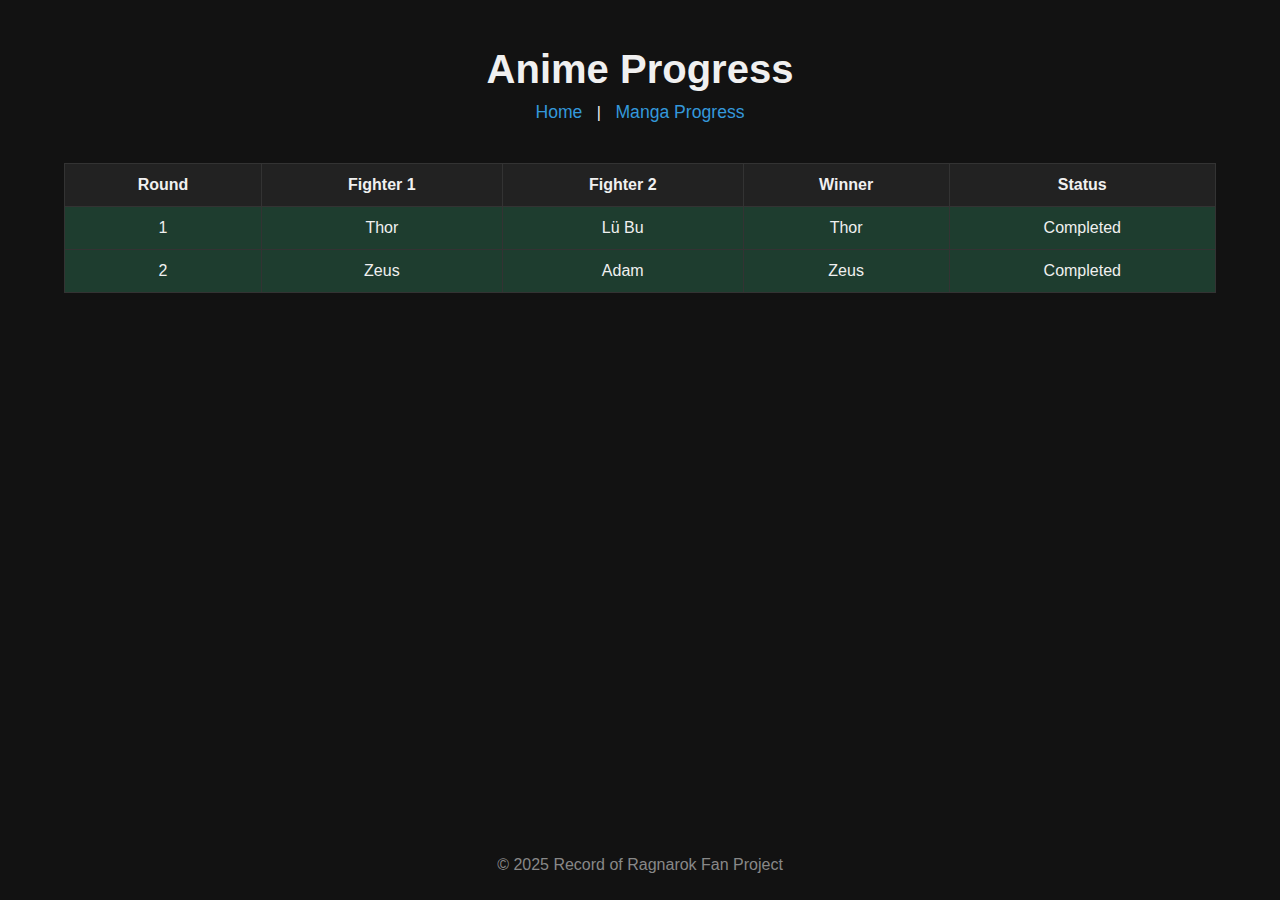
<file: anime.html>
<!DOCTYPE html>
<html lang="en">
<head>
  <meta charset="UTF-8">
  <title>Anime Progress - Record of Ragnarok</title>
  <style>
    body {
      font-family: Arial, sans-serif;
      margin: 0;
      padding: 0;
      background: #121212;
      color: #f0f0f0;
      display: flex;
      flex-direction: column;
      min-height: 100vh;
    }
    header {
      padding: 20px;
      text-align: center;
    }
    h1 {
      font-size: 2.5em;
      margin-bottom: 10px;
    }
    nav a {
      color: #3498db;
      text-decoration: none;
      margin: 0 10px;
      font-size: 1.1em;
    }
    table {
      width: 90%;
      margin: 20px auto;
      border-collapse: collapse;
    }
    th, td {
      border: 1px solid #333;
      padding: 12px;
      text-align: center;
    }
    th {
      background-color: #222;
    }
    .victory {
      background-color: #1e3d2f;
    }
    .defeat {
      background-color: #512727;
    }
    .ongoing {
      background-color: #5a4b26;
    }
    footer {
      margin-top: auto;
      text-align: center;
      padding: 10px;
      color: #888;
    }
  </style>
</head>
<body>

<header>
  <h1>Anime Progress</h1>
  <nav>
    <a href="index.html">Home</a> |
    <a href="manga.html">Manga Progress</a>
  </nav>
</header>

<table>
  <tr>
    <th>Round</th>
    <th>Fighter 1</th>
    <th>Fighter 2</th>
    <th>Winner</th>
    <th>Status</th>
  </tr>
  <tr class="victory">
    <td>1</td>
    <td>Thor</td>
    <td>Lü Bu</td>
    <td>Thor</td>
    <td>Completed</td>
  </tr>
  <tr class="victory">
    <td>2</td>
    <td>Zeus</td>
    <td>Adam</td>
    <td>Zeus</td>
    <td>Completed</td>
  </tr>
  <!-- Add more rounds based on how far the anime has gotten -->
</table>

<footer>
  <p>&copy; 2025 Record of Ragnarok Fan Project</p>
</footer>

</body>
</html>
</file>
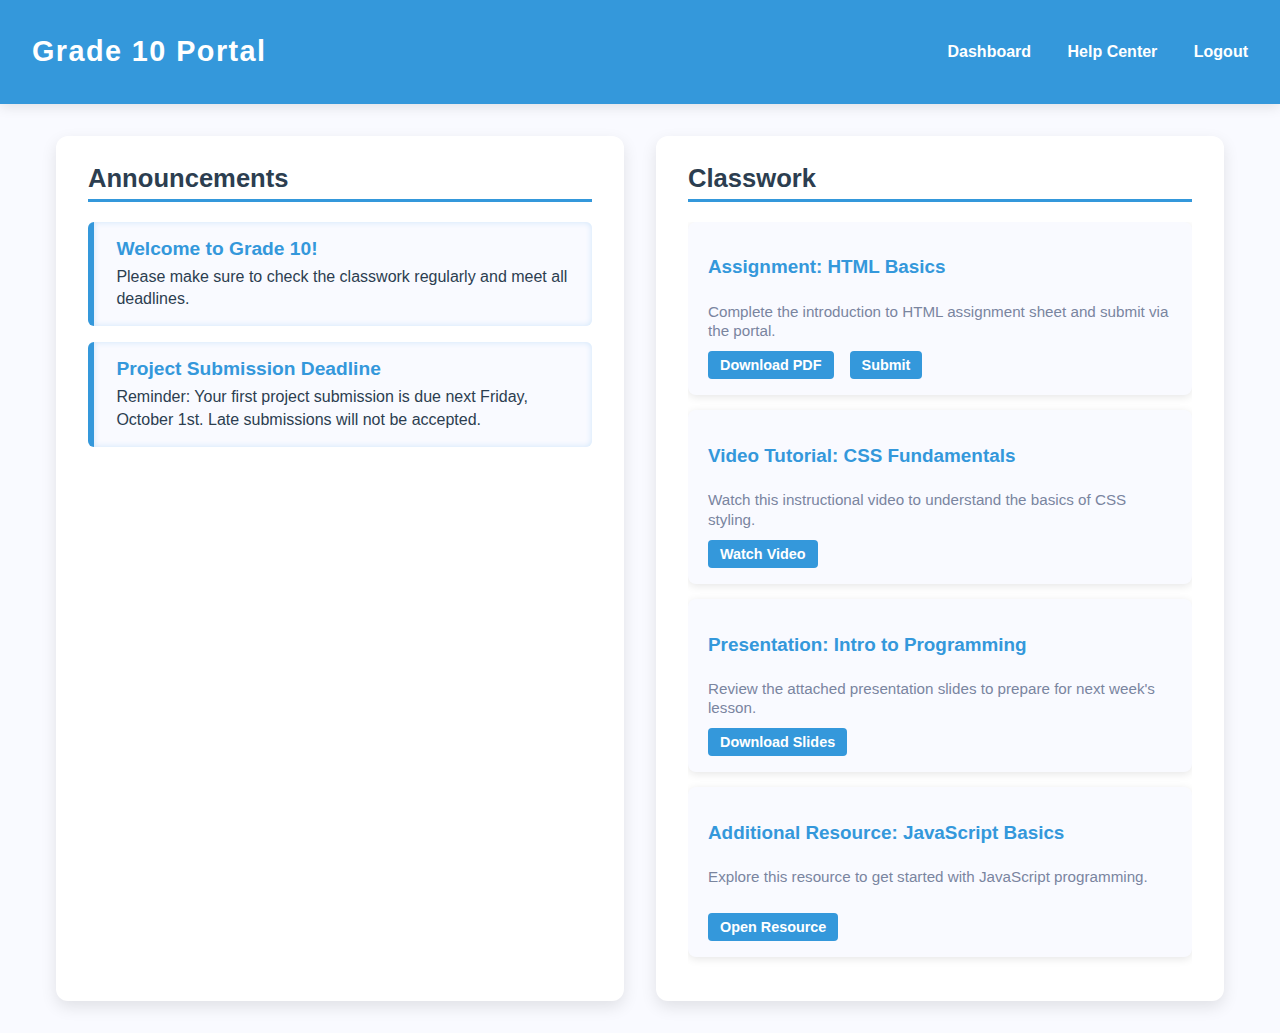
<file: grade 10.html>
<!-- GRADE 7 PORTAL -->
<!DOCTYPE html>
<html lang="en">
<head>
  <meta charset="UTF-8" />
  <meta name="viewport" content="width=device-width, initial-scale=1" />
  <title>Grade 10 Portal - Loodle Learning Hub</title>
  <style>
    :root {
      --grade7: #3498db;
      --grade8: #2ecc71;
      --grade9: #e74c3c;
      --grade10: #f39c12;
      --dark: #2c3e50;
      --light: #ecf0f1;
      --gray-light: #f9faff;
      --gray-medium: #d1dbe7;
      --gray-dark: #7a859f;
      --text-color: #2c3e50;
      --card-shadow: rgba(0, 0, 0, 0.1);
    }
    * { box-sizing: border-box; }
    body {
      margin: 0;
      font-family: 'Segoe UI', Tahoma, Geneva, Verdana, sans-serif;
      background-color: var(--gray-light);
      color: var(--text-color);
      min-height: 100vh;
      display: flex;
      flex-direction: column;
    }
    header.navbar {
      background: var(--grade7);
      color: white;
      display: flex;
      justify-content: space-between;
      align-items: center;
      padding: 1rem 2rem;
      box-shadow: 0 3px 12px var(--card-shadow);
      user-select: none;
    }
    header.navbar h1 {
      font-weight: 700;
      font-size: 1.8rem;
      letter-spacing: 0.05em;
    }
    header.navbar nav a {
      color: white;
      text-decoration: none;
      font-weight: 600;
      margin-left: 2rem;
      font-size: 1rem;
      transition: color 0.25s ease;
    }
    header.navbar nav a:hover,
    header.navbar nav a:focus {
      color: var(--light);
      outline: none;
    }
    main {
      flex-grow: 1;
      max-width: 1200px;
      width: 100%;
      margin: 2rem auto;
      padding: 0 1rem;
      display: flex;
      gap: 2rem;
      flex-wrap: wrap;
      justify-content: center;
      box-sizing: border-box;
    }
    section {
      background: white;
      border-radius: 12px;
      box-shadow: 0 6px 16px var(--card-shadow);
      padding: 1.8rem 2rem;
      flex: 1 1 320px;
      max-width: 600px;
      display: flex;
      flex-direction: column;
      min-height: 350px;
      overflow-y: auto;
    }
    section h2 {
      margin-top: 0;
      font-size: 1.6rem;
      margin-bottom: 1.2rem;
      font-weight: 700;
      border-bottom: 3px solid var(--grade7);
      padding-bottom: 6px;
      user-select: none;
    }
    .announcement {
      background: var(--gray-light);
      border-left: 6px solid var(--grade7);
      margin-bottom: 1rem;
      padding: 1rem 1.4rem;
      border-radius: 6px;
      box-shadow: inset 0 0 6px #cee5fa;
      transition: background-color 0.3s ease;
      cursor: default;
    }
    .announcement:hover {
      background-color: #d6e9ff;
    }
    .announcement h3 {
      margin: 0 0 6px 0;
      font-size: 1.2rem;
      color: var(--grade7);
    }
    .announcement p {
      margin: 0;
      font-size: 1rem;
      line-height: 1.4;
      color: var(--dark);
    }
    .classwork-list {
      list-style: none;
      padding-left: 0;
      margin: 0;
      flex-grow: 1;
      overflow-y: auto;
    }
    .classwork-item {
      background: var(--gray-light);
      border-radius: 8px;
      margin-bottom: 15px;
      box-shadow: 0 2px 8px var(--card-shadow);
      display: flex;
      flex-direction: column;
      transition: transform 0.3s ease, box-shadow 0.3s ease;
      cursor: pointer;
      user-select: none;
      padding: 16px 20px;
    }
    .classwork-item:hover,
    .classwork-item:focus {
      outline: none;
      transform: translateY(-4px);
      box-shadow: 0 12px 24px rgba(0, 0, 0, 0.15);
      background: #f0f8ff;
    }
    .classwork-item h3 {
      font-size: 1.18rem;
      margin-bottom: 8px;
      color: var(--grade7);
      font-weight: 700;
    }
    .classwork-item p {
      font-size: 0.95rem;
      color: var(--gray-dark);
      margin-bottom: 10px;
      line-height: 1.3;
      min-height: 36px;
    }
    .classwork-item small {
      color: #555;
      font-size: 0.85rem;
    }
    .classwork-links {
      margin-top: auto;
      display: flex;
      gap: 1rem;
      flex-wrap: wrap;
      font-size: 0.9rem;
    }
    .classwork-links a {
      flex: none;
      padding: 6px 12px;
      background: var(--grade7);
      color: white;
      border-radius: 4px;
      text-decoration: none;
      font-weight: 600;
      transition: background 0.3s ease;
      user-select: none;
    }
    .classwork-links a:hover,
    .classwork-links a:focus {
      background: var(--grade8);
      outline: none;
    }
    section::-webkit-scrollbar {
      width: 8px;
    }
    section::-webkit-scrollbar-track {
      background: #f0f5ff;
      border-radius: 8px;
    }
    section::-webkit-scrollbar-thumb {
      background: var(--grade7);
      border-radius: 8px;
    }
    @media (max-width: 900px) {
      main {
        flex-direction: column;
        align-items: center;
      }
      section {
        max-width: 100%;
        width: 90vw;
        min-height: auto;
      }
    }
  </style>
</head>
<body>
  <header class="navbar" role="banner">
    <h1>Grade 10 Portal</h1>
    <nav role="navigation" aria-label="Primary navigation">
      <a href="dashboard.html">Dashboard</a>
      <a href="help.html">Help Center</a>
      <a href="logout.html">Logout</a>
    </nav>
  </header>
  <main role="main">
    <section aria-labelledby="announcements-title" tabindex="0">
      <h2 id="announcements-title">Announcements</h2>
      <article class="announcement" tabindex="0" aria-label="Announcement 1">
        <h3>Welcome to Grade 10!</h3>
        <p>Please make sure to check the classwork regularly and meet all deadlines.</p>
      </article>
      <article class="announcement" tabindex="0" aria-label="Announcement 2">
        <h3>Project Submission Deadline</h3>
        <p>Reminder: Your first project submission is due next Friday, October 1st. Late submissions will not be accepted.</p>
      </article>
    </section>
    <section aria-labelledby="classwork-title" tabindex="0">
      <h2 id="classwork-title">Classwork</h2>
      <ul class="classwork-list">
        <li class="classwork-item" tabindex="0">
          <h3>Assignment: HTML Basics</h3>
          <p>Complete the introduction to HTML assignment sheet and submit via the portal.</p>
          <div class="classwork-links">
            <a href="assignments/html-basics.pdf" target="_blank" rel="noopener">Download PDF</a>
            <a href="submit.html" aria-label="Submit assignment HTML Basics">Submit</a>
          </div>
        </li>
        <li class="classwork-item" tabindex="0">
          <h3>Video Tutorial: CSS Fundamentals</h3>
          <p>Watch this instructional video to understand the basics of CSS styling.</p>
          <div class="classwork-links">
            <a href="https://www.youtube.com/watch?v=1Rs2ND1ryYc" target="_blank" rel="noopener">Watch Video</a>
          </div>
        </li>
        <li class="classwork-item" tabindex="0">
          <h3>Presentation: Intro to Programming</h3>
          <p>Review the attached presentation slides to prepare for next week's lesson.</p>
          <div class="classwork-links">
            <a href="presentations/intro-to-programming.pptx" target="_blank" rel="noopener">Download Slides</a>
          </div>
        </li>
        <li class="classwork-item" tabindex="0">
          <h3>Additional Resource: JavaScript Basics</h3>
          <p>Explore this resource to get started with JavaScript programming.</p>
          <div class="classwork-links">
            <a href="https://developer.mozilla.org/en-US/docs/Web/JavaScript/Guide/Introduction" target="_blank" rel="noopener">Open Resource</a>
          </div>
        </li>
      </ul>
    </section>
  </main>
</body>
</html>
</file>
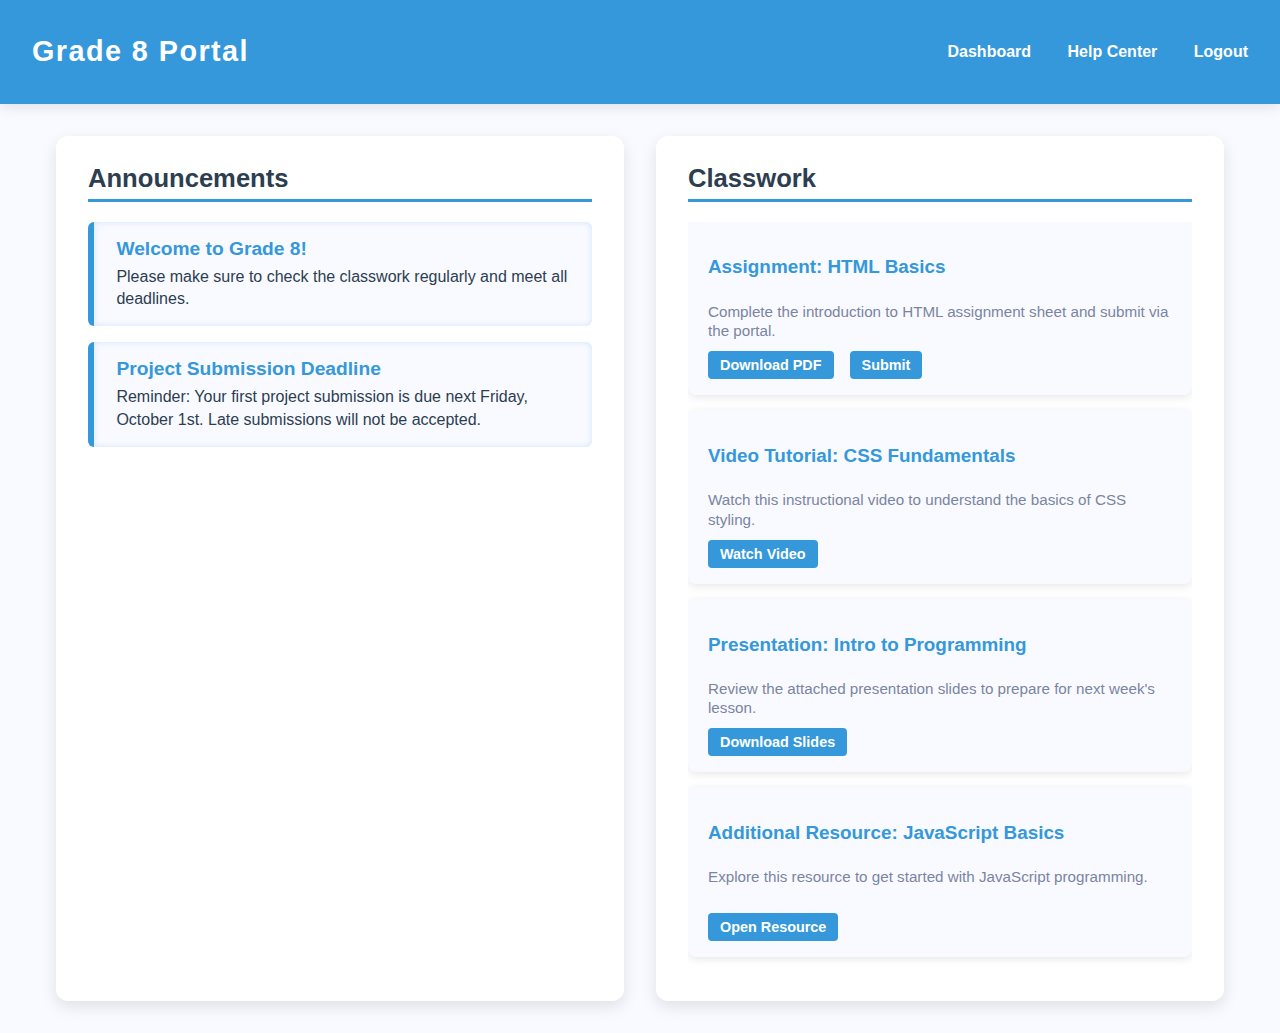
<file: grade8.html>
<!-- GRADE 7 PORTAL -->
<!DOCTYPE html>
<html lang="en">
<head>
  <meta charset="UTF-8" />
  <meta name="viewport" content="width=device-width, initial-scale=1" />
  <title>Grade 8 Portal - Loodle Learning Hub</title>
  <style>
    :root {
      --grade7: #3498db;
      --grade8: #2ecc71;
      --grade9: #e74c3c;
      --grade10: #f39c12;
      --dark: #2c3e50;
      --light: #ecf0f1;
      --gray-light: #f9faff;
      --gray-medium: #d1dbe7;
      --gray-dark: #7a859f;
      --text-color: #2c3e50;
      --card-shadow: rgba(0, 0, 0, 0.1);
    }
    * { box-sizing: border-box; }
    body {
      margin: 0;
      font-family: 'Segoe UI', Tahoma, Geneva, Verdana, sans-serif;
      background-color: var(--gray-light);
      color: var(--text-color);
      min-height: 100vh;
      display: flex;
      flex-direction: column;
    }
    header.navbar {
      background: var(--grade7);
      color: white;
      display: flex;
      justify-content: space-between;
      align-items: center;
      padding: 1rem 2rem;
      box-shadow: 0 3px 12px var(--card-shadow);
      user-select: none;
    }
    header.navbar h1 {
      font-weight: 700;
      font-size: 1.8rem;
      letter-spacing: 0.05em;
    }
    header.navbar nav a {
      color: white;
      text-decoration: none;
      font-weight: 600;
      margin-left: 2rem;
      font-size: 1rem;
      transition: color 0.25s ease;
    }
    header.navbar nav a:hover,
    header.navbar nav a:focus {
      color: var(--light);
      outline: none;
    }
    main {
      flex-grow: 1;
      max-width: 1200px;
      width: 100%;
      margin: 2rem auto;
      padding: 0 1rem;
      display: flex;
      gap: 2rem;
      flex-wrap: wrap;
      justify-content: center;
      box-sizing: border-box;
    }
    section {
      background: white;
      border-radius: 12px;
      box-shadow: 0 6px 16px var(--card-shadow);
      padding: 1.8rem 2rem;
      flex: 1 1 320px;
      max-width: 600px;
      display: flex;
      flex-direction: column;
      min-height: 350px;
      overflow-y: auto;
    }
    section h2 {
      margin-top: 0;
      font-size: 1.6rem;
      margin-bottom: 1.2rem;
      font-weight: 700;
      border-bottom: 3px solid var(--grade7);
      padding-bottom: 6px;
      user-select: none;
    }
    .announcement {
      background: var(--gray-light);
      border-left: 6px solid var(--grade7);
      margin-bottom: 1rem;
      padding: 1rem 1.4rem;
      border-radius: 6px;
      box-shadow: inset 0 0 6px #cee5fa;
      transition: background-color 0.3s ease;
      cursor: default;
    }
    .announcement:hover {
      background-color: #d6e9ff;
    }
    .announcement h3 {
      margin: 0 0 6px 0;
      font-size: 1.2rem;
      color: var(--grade7);
    }
    .announcement p {
      margin: 0;
      font-size: 1rem;
      line-height: 1.4;
      color: var(--dark);
    }
    .classwork-list {
      list-style: none;
      padding-left: 0;
      margin: 0;
      flex-grow: 1;
      overflow-y: auto;
    }
    .classwork-item {
      background: var(--gray-light);
      border-radius: 8px;
      margin-bottom: 15px;
      box-shadow: 0 2px 8px var(--card-shadow);
      display: flex;
      flex-direction: column;
      transition: transform 0.3s ease, box-shadow 0.3s ease;
      cursor: pointer;
      user-select: none;
      padding: 16px 20px;
    }
    .classwork-item:hover,
    .classwork-item:focus {
      outline: none;
      transform: translateY(-4px);
      box-shadow: 0 12px 24px rgba(0, 0, 0, 0.15);
      background: #f0f8ff;
    }
    .classwork-item h3 {
      font-size: 1.18rem;
      margin-bottom: 8px;
      color: var(--grade7);
      font-weight: 700;
    }
    .classwork-item p {
      font-size: 0.95rem;
      color: var(--gray-dark);
      margin-bottom: 10px;
      line-height: 1.3;
      min-height: 36px;
    }
    .classwork-item small {
      color: #555;
      font-size: 0.85rem;
    }
    .classwork-links {
      margin-top: auto;
      display: flex;
      gap: 1rem;
      flex-wrap: wrap;
      font-size: 0.9rem;
    }
    .classwork-links a {
      flex: none;
      padding: 6px 12px;
      background: var(--grade7);
      color: white;
      border-radius: 4px;
      text-decoration: none;
      font-weight: 600;
      transition: background 0.3s ease;
      user-select: none;
    }
    .classwork-links a:hover,
    .classwork-links a:focus {
      background: var(--grade8);
      outline: none;
    }
    section::-webkit-scrollbar {
      width: 8px;
    }
    section::-webkit-scrollbar-track {
      background: #f0f5ff;
      border-radius: 8px;
    }
    section::-webkit-scrollbar-thumb {
      background: var(--grade7);
      border-radius: 8px;
    }
    @media (max-width: 900px) {
      main {
        flex-direction: column;
        align-items: center;
      }
      section {
        max-width: 100%;
        width: 90vw;
        min-height: auto;
      }
    }
  </style>
</head>
<body>
  <header class="navbar" role="banner">
    <h1>Grade 8 Portal</h1>
    <nav role="navigation" aria-label="Primary navigation">
      <a href="dashboard.html">Dashboard</a>
      <a href="help.html">Help Center</a>
      <a href="logout.html">Logout</a>
    </nav>
  </header>
  <main role="main">
    <section aria-labelledby="announcements-title" tabindex="0">
      <h2 id="announcements-title">Announcements</h2>
      <article class="announcement" tabindex="0" aria-label="Announcement 1">
        <h3>Welcome to Grade 8!</h3>
        <p>Please make sure to check the classwork regularly and meet all deadlines.</p>
      </article>
      <article class="announcement" tabindex="0" aria-label="Announcement 2">
        <h3>Project Submission Deadline</h3>
        <p>Reminder: Your first project submission is due next Friday, October 1st. Late submissions will not be accepted.</p>
      </article>
    </section>
    <section aria-labelledby="classwork-title" tabindex="0">
      <h2 id="classwork-title">Classwork</h2>
      <ul class="classwork-list">
        <li class="classwork-item" tabindex="0">
          <h3>Assignment: HTML Basics</h3>
          <p>Complete the introduction to HTML assignment sheet and submit via the portal.</p>
          <div class="classwork-links">
            <a href="assignments/html-basics.pdf" target="_blank" rel="noopener">Download PDF</a>
            <a href="submit.html" aria-label="Submit assignment HTML Basics">Submit</a>
          </div>
        </li>
        <li class="classwork-item" tabindex="0">
          <h3>Video Tutorial: CSS Fundamentals</h3>
          <p>Watch this instructional video to understand the basics of CSS styling.</p>
          <div class="classwork-links">
            <a href="https://www.youtube.com/watch?v=1Rs2ND1ryYc" target="_blank" rel="noopener">Watch Video</a>
          </div>
        </li>
        <li class="classwork-item" tabindex="0">
          <h3>Presentation: Intro to Programming</h3>
          <p>Review the attached presentation slides to prepare for next week's lesson.</p>
          <div class="classwork-links">
            <a href="presentations/intro-to-programming.pptx" target="_blank" rel="noopener">Download Slides</a>
          </div>
        </li>
        <li class="classwork-item" tabindex="0">
          <h3>Additional Resource: JavaScript Basics</h3>
          <p>Explore this resource to get started with JavaScript programming.</p>
          <div class="classwork-links">
            <a href="https://developer.mozilla.org/en-US/docs/Web/JavaScript/Guide/Introduction" target="_blank" rel="noopener">Open Resource</a>
          </div>
        </li>
      </ul>
    </section>
  </main>
</body>
</html>
</file>
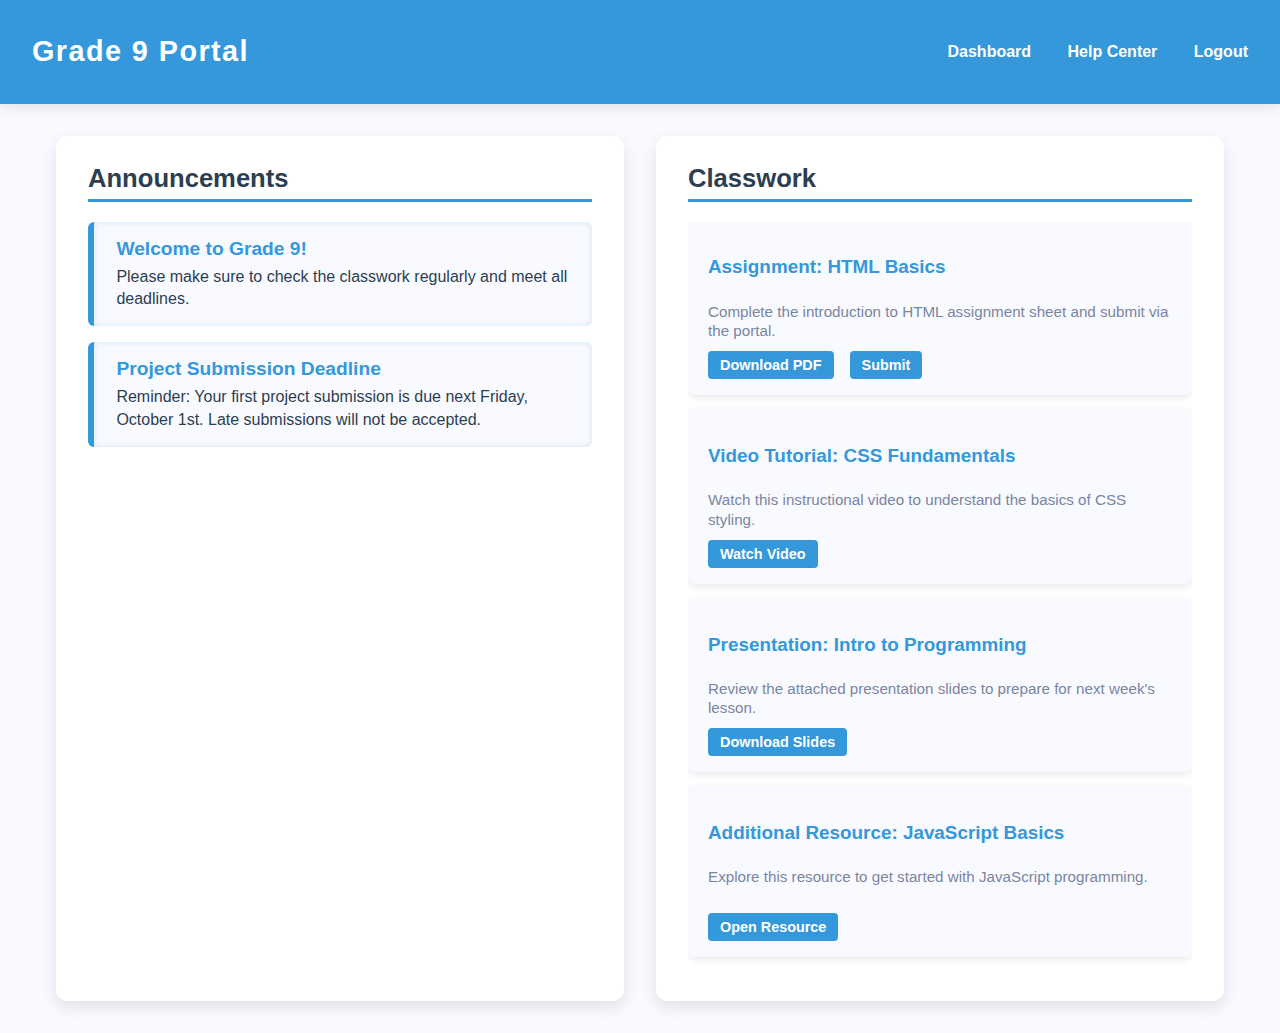
<file: grade9.html>
<!-- GRADE 7 PORTAL -->
<!DOCTYPE html>
<html lang="en">
<head>
  <meta charset="UTF-8" />
  <meta name="viewport" content="width=device-width, initial-scale=1" />
  <title>Grade 9 Portal - Loodle Learning Hub</title>
  <style>
    :root {
      --grade7: #3498db;
      --grade8: #2ecc71;
      --grade9: #e74c3c;
      --grade10: #f39c12;
      --dark: #2c3e50;
      --light: #ecf0f1;
      --gray-light: #f9faff;
      --gray-medium: #d1dbe7;
      --gray-dark: #7a859f;
      --text-color: #2c3e50;
      --card-shadow: rgba(0, 0, 0, 0.1);
    }
    * { box-sizing: border-box; }
    body {
      margin: 0;
      font-family: 'Segoe UI', Tahoma, Geneva, Verdana, sans-serif;
      background-color: var(--gray-light);
      color: var(--text-color);
      min-height: 100vh;
      display: flex;
      flex-direction: column;
    }
    header.navbar {
      background: var(--grade7);
      color: white;
      display: flex;
      justify-content: space-between;
      align-items: center;
      padding: 1rem 2rem;
      box-shadow: 0 3px 12px var(--card-shadow);
      user-select: none;
    }
    header.navbar h1 {
      font-weight: 700;
      font-size: 1.8rem;
      letter-spacing: 0.05em;
    }
    header.navbar nav a {
      color: white;
      text-decoration: none;
      font-weight: 600;
      margin-left: 2rem;
      font-size: 1rem;
      transition: color 0.25s ease;
    }
    header.navbar nav a:hover,
    header.navbar nav a:focus {
      color: var(--light);
      outline: none;
    }
    main {
      flex-grow: 1;
      max-width: 1200px;
      width: 100%;
      margin: 2rem auto;
      padding: 0 1rem;
      display: flex;
      gap: 2rem;
      flex-wrap: wrap;
      justify-content: center;
      box-sizing: border-box;
    }
    section {
      background: white;
      border-radius: 12px;
      box-shadow: 0 6px 16px var(--card-shadow);
      padding: 1.8rem 2rem;
      flex: 1 1 320px;
      max-width: 600px;
      display: flex;
      flex-direction: column;
      min-height: 350px;
      overflow-y: auto;
    }
    section h2 {
      margin-top: 0;
      font-size: 1.6rem;
      margin-bottom: 1.2rem;
      font-weight: 700;
      border-bottom: 3px solid var(--grade7);
      padding-bottom: 6px;
      user-select: none;
    }
    .announcement {
      background: var(--gray-light);
      border-left: 6px solid var(--grade7);
      margin-bottom: 1rem;
      padding: 1rem 1.4rem;
      border-radius: 6px;
      box-shadow: inset 0 0 6px #cee5fa;
      transition: background-color 0.3s ease;
      cursor: default;
    }
    .announcement:hover {
      background-color: #d6e9ff;
    }
    .announcement h3 {
      margin: 0 0 6px 0;
      font-size: 1.2rem;
      color: var(--grade7);
    }
    .announcement p {
      margin: 0;
      font-size: 1rem;
      line-height: 1.4;
      color: var(--dark);
    }
    .classwork-list {
      list-style: none;
      padding-left: 0;
      margin: 0;
      flex-grow: 1;
      overflow-y: auto;
    }
    .classwork-item {
      background: var(--gray-light);
      border-radius: 8px;
      margin-bottom: 15px;
      box-shadow: 0 2px 8px var(--card-shadow);
      display: flex;
      flex-direction: column;
      transition: transform 0.3s ease, box-shadow 0.3s ease;
      cursor: pointer;
      user-select: none;
      padding: 16px 20px;
    }
    .classwork-item:hover,
    .classwork-item:focus {
      outline: none;
      transform: translateY(-4px);
      box-shadow: 0 12px 24px rgba(0, 0, 0, 0.15);
      background: #f0f8ff;
    }
    .classwork-item h3 {
      font-size: 1.18rem;
      margin-bottom: 8px;
      color: var(--grade7);
      font-weight: 700;
    }
    .classwork-item p {
      font-size: 0.95rem;
      color: var(--gray-dark);
      margin-bottom: 10px;
      line-height: 1.3;
      min-height: 36px;
    }
    .classwork-item small {
      color: #555;
      font-size: 0.85rem;
    }
    .classwork-links {
      margin-top: auto;
      display: flex;
      gap: 1rem;
      flex-wrap: wrap;
      font-size: 0.9rem;
    }
    .classwork-links a {
      flex: none;
      padding: 6px 12px;
      background: var(--grade7);
      color: white;
      border-radius: 4px;
      text-decoration: none;
      font-weight: 600;
      transition: background 0.3s ease;
      user-select: none;
    }
    .classwork-links a:hover,
    .classwork-links a:focus {
      background: var(--grade8);
      outline: none;
    }
    section::-webkit-scrollbar {
      width: 8px;
    }
    section::-webkit-scrollbar-track {
      background: #f0f5ff;
      border-radius: 8px;
    }
    section::-webkit-scrollbar-thumb {
      background: var(--grade7);
      border-radius: 8px;
    }
    @media (max-width: 900px) {
      main {
        flex-direction: column;
        align-items: center;
      }
      section {
        max-width: 100%;
        width: 90vw;
        min-height: auto;
      }
    }
  </style>
</head>
<body>
  <header class="navbar" role="banner">
    <h1>Grade 9 Portal</h1>
    <nav role="navigation" aria-label="Primary navigation">
      <a href="dashboard.html">Dashboard</a>
      <a href="help.html">Help Center</a>
      <a href="logout.html">Logout</a>
    </nav>
  </header>
  <main role="main">
    <section aria-labelledby="announcements-title" tabindex="0">
      <h2 id="announcements-title">Announcements</h2>
      <article class="announcement" tabindex="0" aria-label="Announcement 1">
        <h3>Welcome to Grade 9!</h3>
        <p>Please make sure to check the classwork regularly and meet all deadlines.</p>
      </article>
      <article class="announcement" tabindex="0" aria-label="Announcement 2">
        <h3>Project Submission Deadline</h3>
        <p>Reminder: Your first project submission is due next Friday, October 1st. Late submissions will not be accepted.</p>
      </article>
    </section>
    <section aria-labelledby="classwork-title" tabindex="0">
      <h2 id="classwork-title">Classwork</h2>
      <ul class="classwork-list">
        <li class="classwork-item" tabindex="0">
          <h3>Assignment: HTML Basics</h3>
          <p>Complete the introduction to HTML assignment sheet and submit via the portal.</p>
          <div class="classwork-links">
            <a href="assignments/html-basics.pdf" target="_blank" rel="noopener">Download PDF</a>
            <a href="submit.html" aria-label="Submit assignment HTML Basics">Submit</a>
          </div>
        </li>
        <li class="classwork-item" tabindex="0">
          <h3>Video Tutorial: CSS Fundamentals</h3>
          <p>Watch this instructional video to understand the basics of CSS styling.</p>
          <div class="classwork-links">
            <a href="https://www.youtube.com/watch?v=1Rs2ND1ryYc" target="_blank" rel="noopener">Watch Video</a>
          </div>
        </li>
        <li class="classwork-item" tabindex="0">
          <h3>Presentation: Intro to Programming</h3>
          <p>Review the attached presentation slides to prepare for next week's lesson.</p>
          <div class="classwork-links">
            <a href="presentations/intro-to-programming.pptx" target="_blank" rel="noopener">Download Slides</a>
          </div>
        </li>
        <li class="classwork-item" tabindex="0">
          <h3>Additional Resource: JavaScript Basics</h3>
          <p>Explore this resource to get started with JavaScript programming.</p>
          <div class="classwork-links">
            <a href="https://developer.mozilla.org/en-US/docs/Web/JavaScript/Guide/Introduction" target="_blank" rel="noopener">Open Resource</a>
          </div>
        </li>
      </ul>
    </section>
  </main>
</body>
</html>
</file>
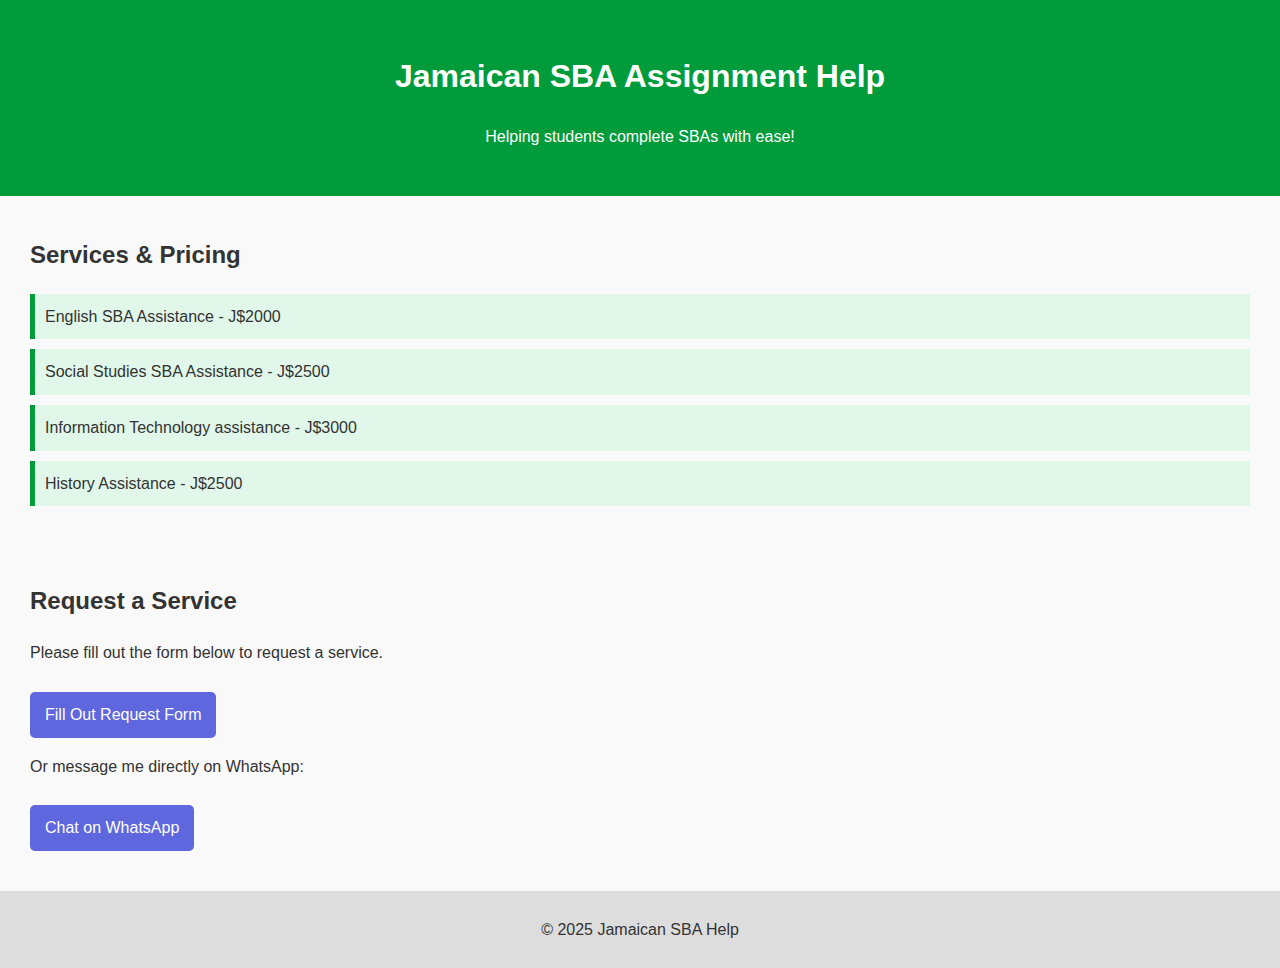
<file: sba.html>
<!DOCTYPE html>
<html lang="en">
<head>
  <meta charset="UTF-8" />
  <meta name="viewport" content="width=device-width, initial-scale=1.0"/>
  <title>Jamaican SBA Help</title>
  <link rel="stylesheet" href="sba.css"/>
</head>
<body>
  <header>
    <h1>Jamaican SBA Assignment Help</h1>
    <p>Helping students complete SBAs with ease!</p>
  </header>

  <section id="services">
    <h2>Services & Pricing</h2>
    <ul>
      <li>English SBA Assistance - J$2000</li>
      <li>Social Studies SBA Assistance - J$2500</li>
      <li>Information Technology assistance - J$3000</li>
      <li>History Assistance - J$2500</li>
    </ul>
  </section>

  <section id="contact">
    <h2>Request a Service</h2>
    <p>Please fill out the form below to request a service.</p>
    <a href="https://forms.gle/VG1PHLvCx3yC5eXV7" target="_blank" class="form-button">Fill Out Request Form</a>
    <p>Or message me directly on WhatsApp:</p>
    <a href="whatsapp.html" target="_blank" class="whatsapp-button">Chat on WhatsApp</a>
  </section>

  <footer>
    <p>&copy; 2025 Jamaican SBA Help</p>
  </footer>
</body>
</html>
</file>
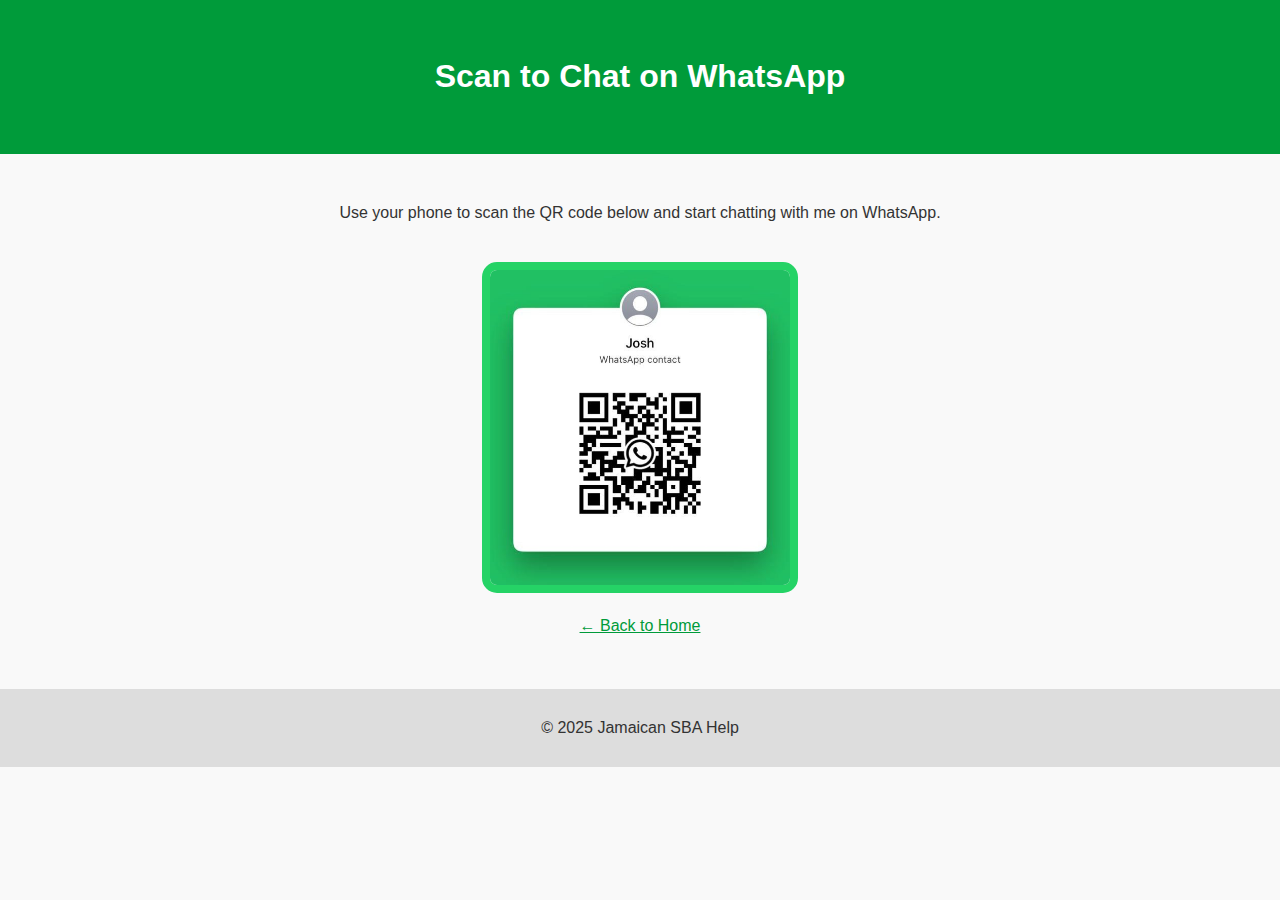
<file: whatsapp.html>
<!DOCTYPE html>
<html lang="en">
<head>
  <meta charset="UTF-8" />
  <meta name="viewport" content="width=device-width, initial-scale=1.0"/>
  <title>Contact via WhatsApp</title>
  <link rel="stylesheet" href="styles.css" />
  <style>
    .qr-container {
      display: flex;
      flex-direction: column;
      align-items: center;
      justify-content: center;
      text-align: center;
      padding: 30px;
    }

    .qr-container img {
      max-width: 300px;
      width: 100%;
      height: auto;
      margin-top: 20px;
      border: 8px solid #25d366;
      border-radius: 15px;
      background-color: white;
    }

    .back-link {
      margin-top: 20px;
      color: #009b3a;
      text-decoration: underline;
    }
  </style>
</head>
<body>
  <header>
    <h1>Scan to Chat on WhatsApp</h1>
  </header>

  <div class="qr-container">
    <p>Use your phone to scan the QR code below and start chatting with me on WhatsApp.</p>
    <img src="Whatsapp Qr code.jpg" alt="WhatsApp QR Code" />
    <a href="sba.html" class="back-link">← Back to Home</a>
  </div>

  <footer>
    <p>&copy; 2025 Jamaican SBA Help</p>
  </footer>
</body>
</html>
</file>
<file: sba.css>
body {
    font-family: Arial, sans-serif;
    margin: 0;
    padding: 0;
    line-height: 1.6;
    background-color: #f9f9f9;
    color: #333;
  }
  
  header {
    background-color: #009b3a;
    color: white;
    padding: 30px 0;
    text-align: center;
  }
  
  section {
    padding: 20px;
    margin: 0 10px;
  }
  
  ul {
    list-style: none;
    padding: 0;
  }
  
  li {
    background: #e0f7e9;
    margin-bottom: 10px;
    padding: 10px;
    border-left: 5px solid #009b3a;
  }
  
  .form-button, .whatsapp-button {
    display: inline-block;
    margin-top: 10px;
    padding: 10px 15px;
    background-color: #5e67dd;
    color: white;
    text-decoration: none;
    border-radius: 5px;
  }
  
  footer {
    text-align: center;
    background-color: #ddd;
    padding: 10px 0;
    margin-top: 20px;
  }
</file>
<file: styles.css>
body {
    font-family: Arial, sans-serif;
    margin: 0;
    padding: 0;
    line-height: 1.6;
    background-color: #f9f9f9;
    color: #333;
  }
  
  header {
    background-color: #009b3a;
    color: white;
    padding: 30px 0;
    text-align: center;
  }
  
  section {
    padding: 20px;
    margin: 0 10px;
  }
  
  ul {
    list-style: none;
    padding: 0;
  }
  
  li {
    background: #e0f7e9;
    margin-bottom: 10px;
    padding: 10px;
    border-left: 5px solid #009b3a;
  }
  
  .form-button, .whatsapp-button {
    display: inline-block;
    margin-top: 10px;
    padding: 10px 15px;
    background-color: #5e67dd;
    color: white;
    text-decoration: none;
    border-radius: 5px;
  }
  
  footer {
    text-align: center;
    background-color: #ddd;
    padding: 10px 0;
    margin-top: 20px;
  }
</file>
